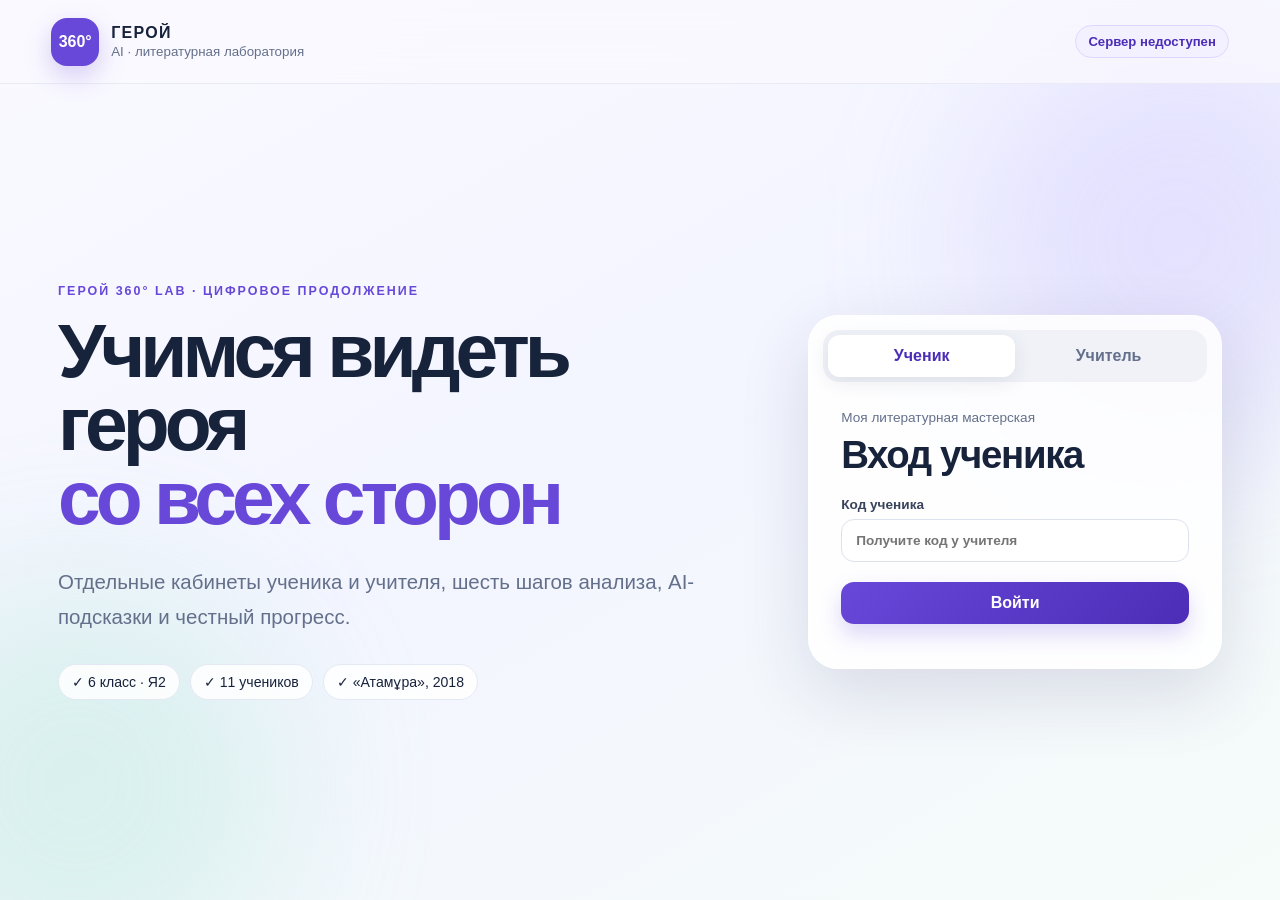
<file: index.html>
<!doctype html>
<html lang="ru">
<head>
  <meta charset="utf-8">
  <meta name="viewport" content="width=device-width, initial-scale=1">
  <meta name="description" content="ГЕРОЙ 360° AI — вход в литературную лабораторию">
  <meta http-equiv="Content-Security-Policy" content="default-src 'self'; connect-src 'self' https://*.workers.dev; img-src 'self' data:; style-src 'self'; script-src 'self'; base-uri 'self'; form-action 'self'; frame-ancestors 'none'">
  <title>Вход · ГЕРОЙ 360° AI</title>
  <link rel="stylesheet" href="styles.css">
</head>
<body class="login-page">
  <div class="ambient ambient-one"></div><div class="ambient ambient-two"></div>
  <header class="topbar">
    <a class="brand" href="index.html" aria-label="На главную"><span class="brand-mark">360°</span><span><strong>ГЕРОЙ</strong><small>AI · литературная лаборатория</small></span></a>
    <span id="connectionBadge" class="status-badge">Сервер не настроен</span>
  </header>
  <main class="view hero-view">
    <section class="hero-copy">
      <p class="eyebrow">ГЕРОЙ 360° LAB · цифровое продолжение</p>
      <h1>Учимся видеть героя <em>со всех сторон</em></h1>
      <p class="lead">Отдельные кабинеты ученика и учителя, шесть шагов анализа, AI-подсказки и честный прогресс.</p>
      <div class="trust-row"><span>✓ 6 класс · Я2</span><span>✓ 11 учеников</span><span>✓ «Атамұра», 2018</span></div>
    </section>
    <section class="login-shell" aria-labelledby="loginTitle">
      <div class="role-switch" role="tablist" aria-label="Выберите роль">
        <button class="role-tab active" data-role-tab="student" role="tab" aria-selected="true">Ученик</button>
        <button class="role-tab" data-role-tab="teacher" role="tab" aria-selected="false">Учитель</button>
      </div>
      <div id="studentLoginPanel" class="login-panel">
        <p class="panel-kicker">Моя литературная мастерская</p><h2 id="loginTitle">Вход ученика</h2>
        <form id="studentLoginForm"><label>Код ученика<input name="code" autocomplete="one-time-code" placeholder="Получите код у учителя" required></label><button class="button primary full" type="submit">Войти</button></form>
      </div>
      <div id="teacherLoginPanel" class="login-panel hidden">
        <p class="panel-kicker">Моя педагогическая мастерская</p><h2>Вход учителя</h2>
        <form id="teacherLoginForm"><label>Логин<input name="login" value="laila.teacher" autocomplete="username" readonly></label><label>Пароль<input name="password" type="password" autocomplete="current-password" required></label><button class="button primary full" type="submit">Войти</button></form>
        <p class="security-note">Пароль проверяет Cloudflare Worker и не хранится в коде сайта.</p>
      </div>
      <p id="loginMessage" class="form-message" aria-live="polite"></p>
    </section>
  </main>
  <script type="module" src="js/login.js"></script>
</body>
</html>
</file>
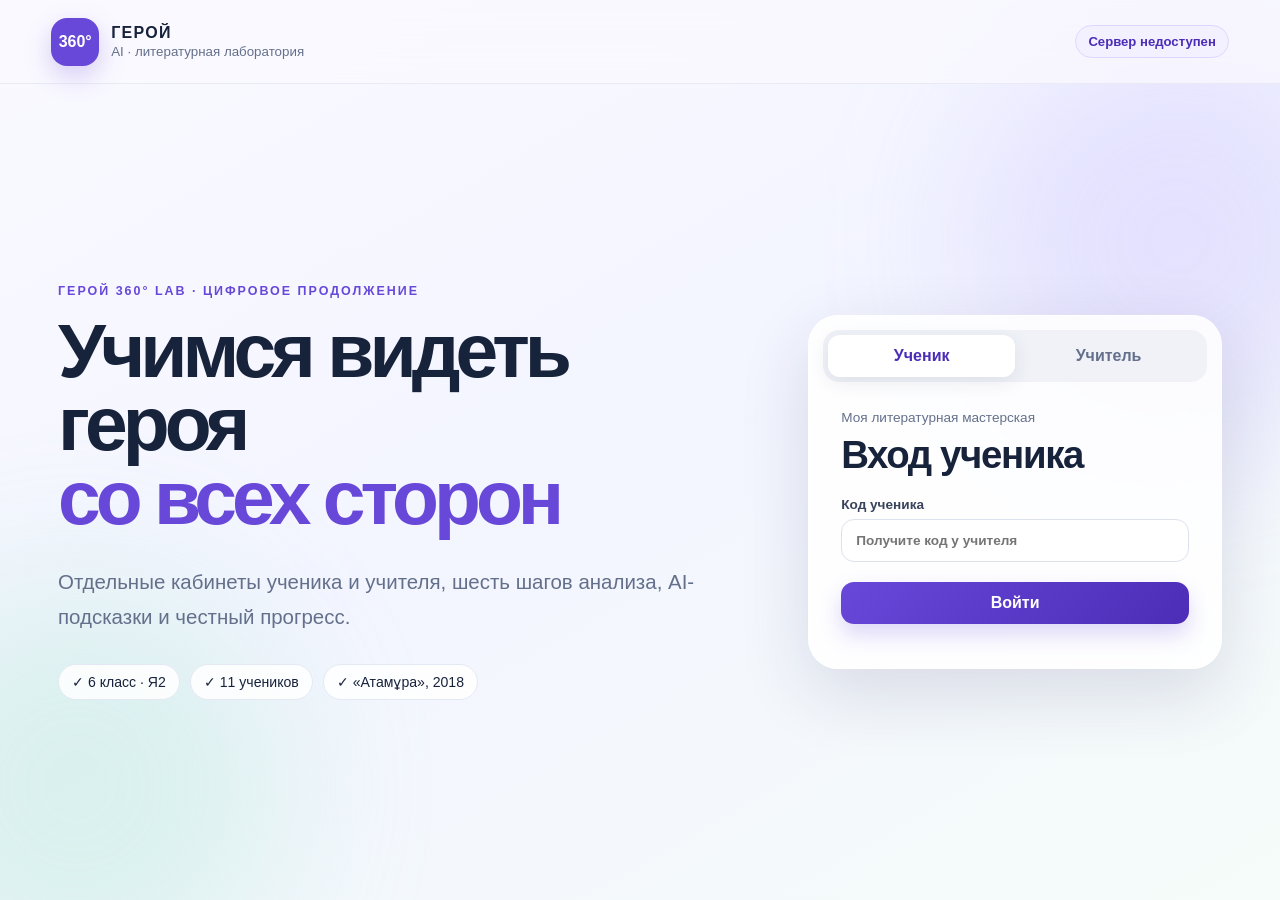
<file: analysis.html>
<!doctype html><html lang="ru"><head><meta charset="utf-8"><meta name="viewport" content="width=device-width,initial-scale=1"><meta http-equiv="Content-Security-Policy" content="default-src 'self'; connect-src 'self' https://*.workers.dev; style-src 'self'; script-src 'self'; base-uri 'self'; form-action 'self'; frame-ancestors 'none'"><title>Маршрут анализа · ГЕРОЙ 360°</title><link rel="stylesheet" href="styles.css"></head><body data-role="student" data-page="analysis"><div id="analysisShell"></div><script type="module" src="js/analysis.js"></script></body></html>
</file>
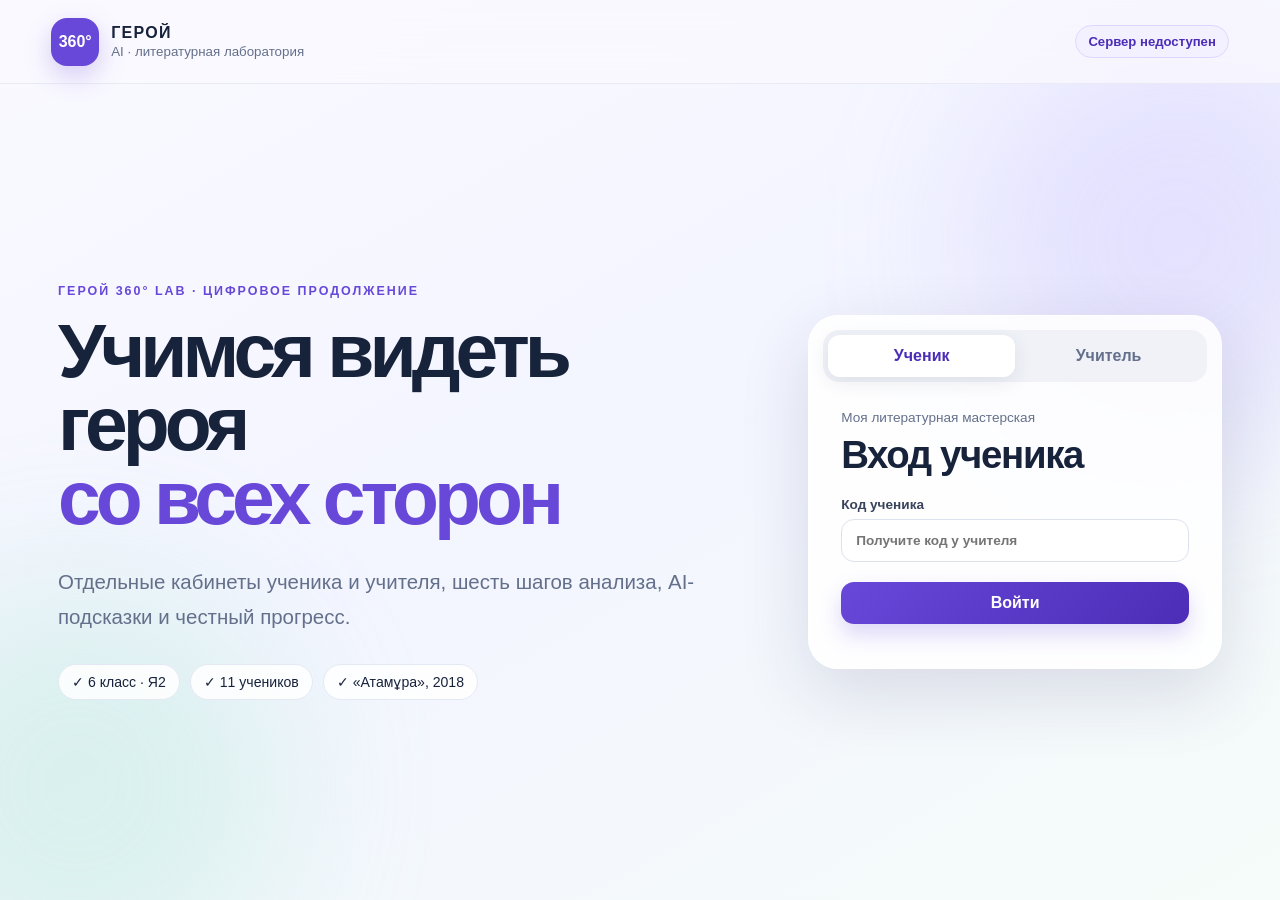
<file: student-achievements.html>
<!doctype html><html lang="ru"><head><meta charset="utf-8"><meta name="viewport" content="width=device-width,initial-scale=1"><meta http-equiv="Content-Security-Policy" content="default-src 'self'; connect-src 'self' https://*.workers.dev; style-src 'self'; script-src 'self'; base-uri 'self'; form-action 'self'; frame-ancestors 'none'"><title>Мои достижения · ГЕРОЙ 360°</title><link rel="stylesheet" href="styles.css"></head><body data-role="student" data-page="achievements"><div id="appShell"></div><script type="module" src="js/portal.js"></script></body></html>
</file>
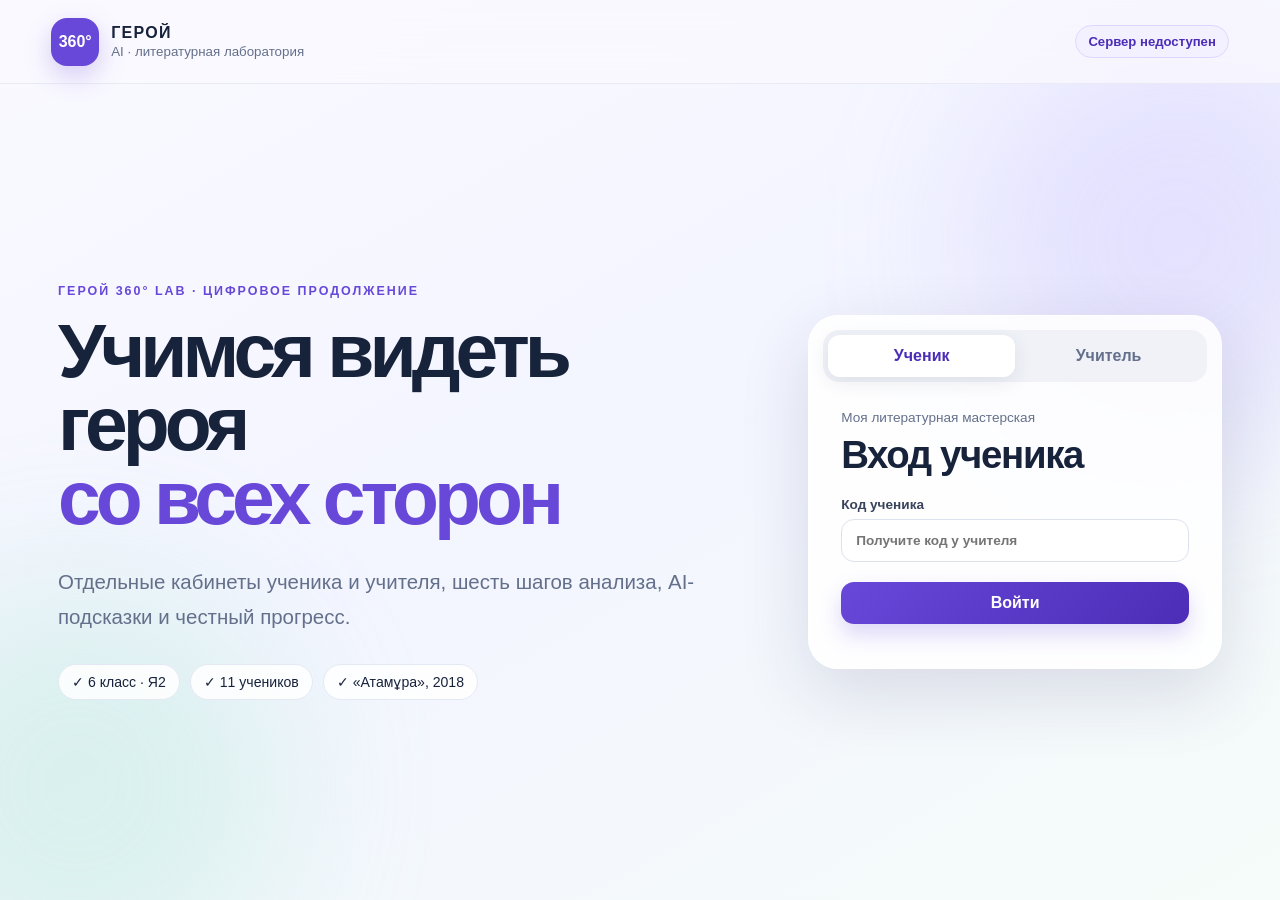
<file: student-assignments.html>
<!doctype html><html lang="ru"><head><meta charset="utf-8"><meta name="viewport" content="width=device-width,initial-scale=1"><meta http-equiv="Content-Security-Policy" content="default-src 'self'; connect-src 'self' https://*.workers.dev; style-src 'self'; script-src 'self'; base-uri 'self'; form-action 'self'; frame-ancestors 'none'"><title>Мои задания · ГЕРОЙ 360°</title><link rel="stylesheet" href="styles.css"></head><body data-role="student" data-page="assignments"><div id="appShell"></div><script type="module" src="js/portal.js"></script></body></html>
</file>
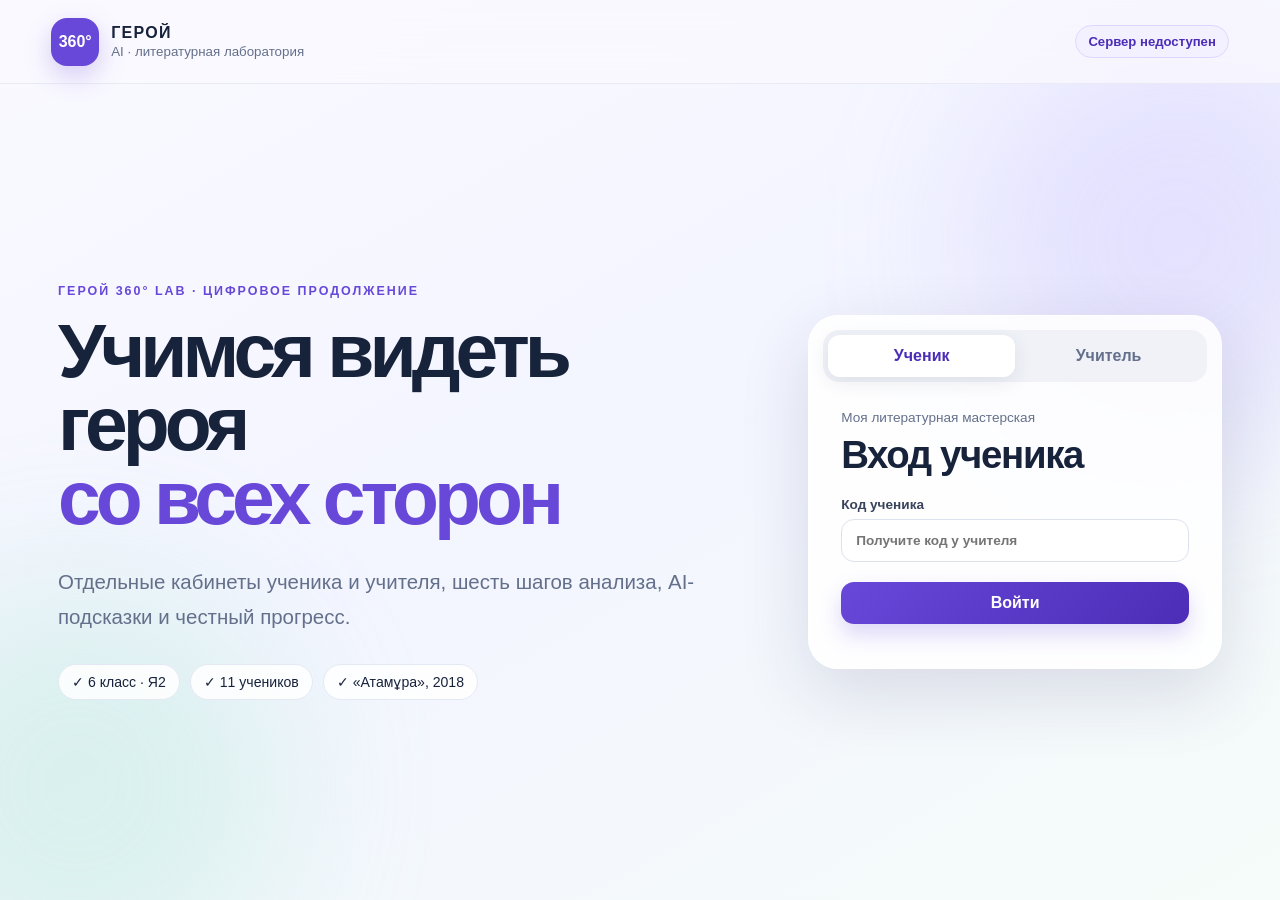
<file: student-library.html>
<!doctype html><html lang="ru"><head><meta charset="utf-8"><meta name="viewport" content="width=device-width,initial-scale=1"><meta http-equiv="Content-Security-Policy" content="default-src 'self'; connect-src 'self' https://*.workers.dev; style-src 'self'; script-src 'self'; base-uri 'self'; form-action 'self'; frame-ancestors 'none'"><title>Моя библиотека · ГЕРОЙ 360°</title><link rel="stylesheet" href="styles.css"></head><body data-role="student" data-page="library"><div id="appShell"></div><script type="module" src="js/portal.js"></script></body></html>
</file>
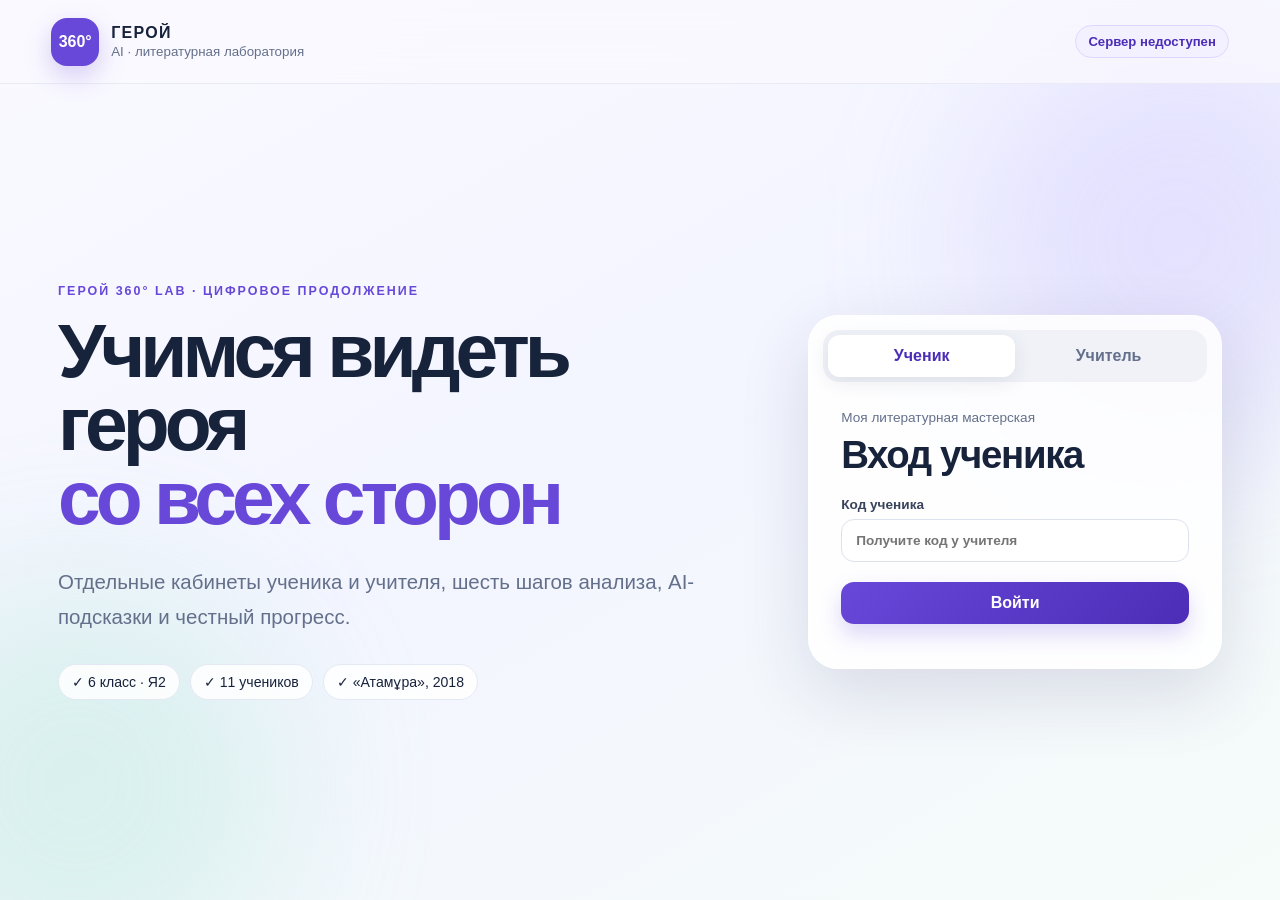
<file: student-mistakes.html>
<!doctype html><html lang="ru"><head><meta charset="utf-8"><meta name="viewport" content="width=device-width,initial-scale=1"><meta http-equiv="Content-Security-Policy" content="default-src 'self'; connect-src 'self' https://*.workers.dev; style-src 'self'; script-src 'self'; base-uri 'self'; form-action 'self'; frame-ancestors 'none'"><title>Работа над ошибками · ГЕРОЙ 360°</title><link rel="stylesheet" href="styles.css"></head><body data-role="student" data-page="mistakes"><div id="appShell"></div><script type="module" src="js/portal.js"></script></body></html>
</file>
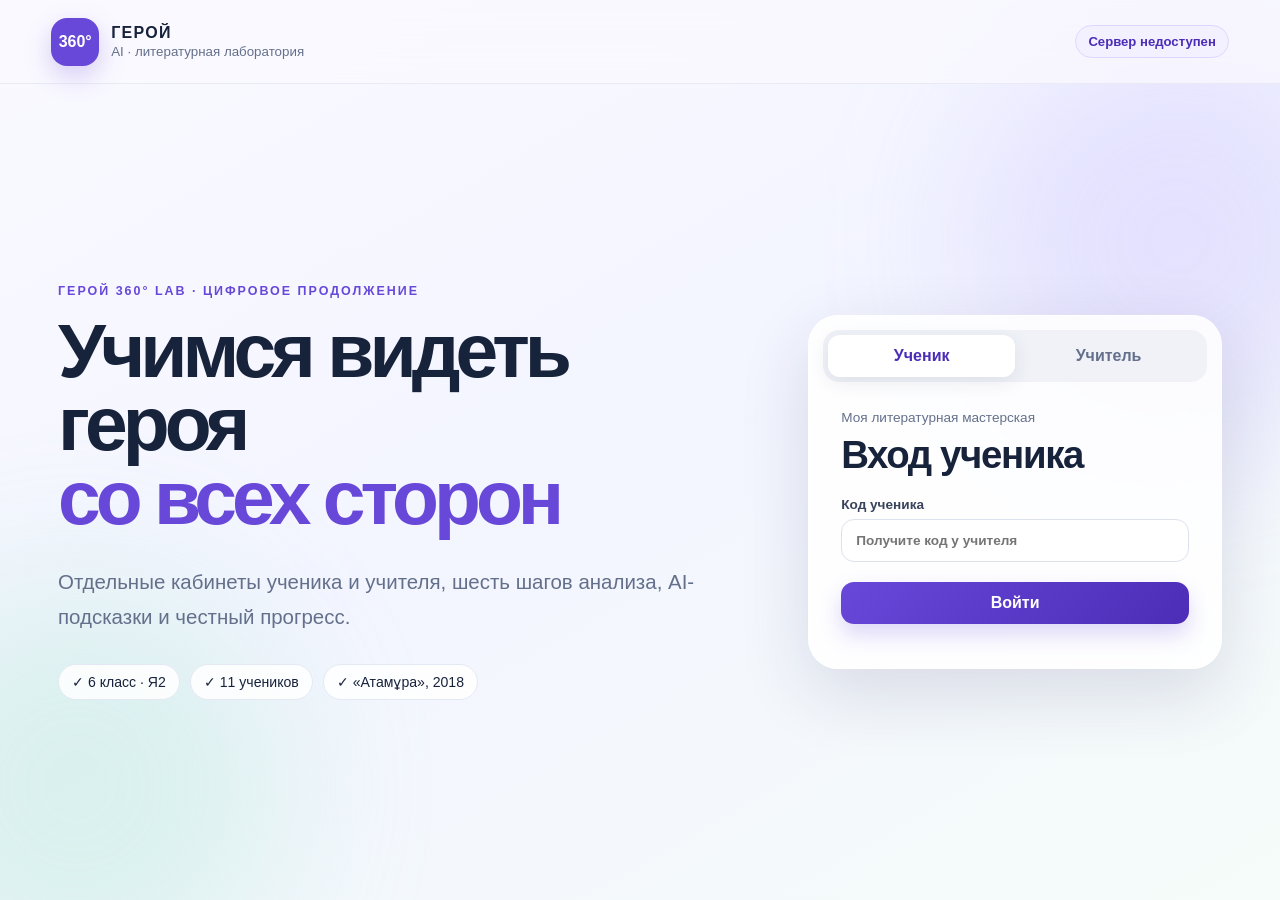
<file: student-workshop.html>
<!doctype html><html lang="ru"><head><meta charset="utf-8"><meta name="viewport" content="width=device-width,initial-scale=1"><meta http-equiv="Content-Security-Policy" content="default-src 'self'; connect-src 'self' https://*.workers.dev; style-src 'self'; script-src 'self'; base-uri 'self'; form-action 'self'; frame-ancestors 'none'"><title>Паспорт героя · ГЕРОЙ 360°</title><link rel="stylesheet" href="styles.css"></head><body data-role="student" data-page="workshop"><div id="appShell"></div><script type="module" src="js/portal.js"></script></body></html>
</file>
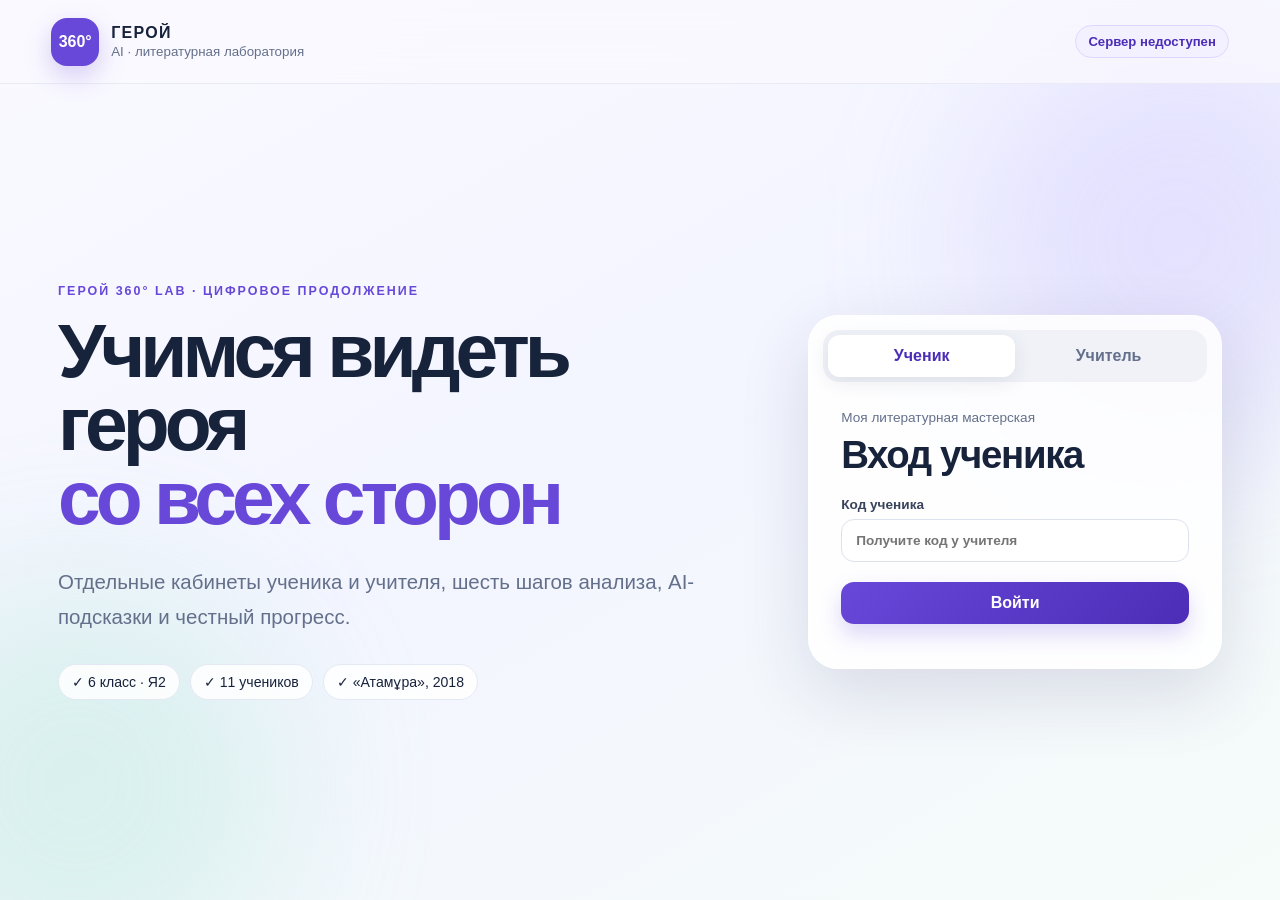
<file: teacher-assignments.html>
<!doctype html><html lang="ru"><head><meta charset="utf-8"><meta name="viewport" content="width=device-width,initial-scale=1"><meta http-equiv="Content-Security-Policy" content="default-src 'self'; connect-src 'self' https://*.workers.dev; style-src 'self'; script-src 'self'; base-uri 'self'; form-action 'self'; frame-ancestors 'none'"><title>Конструктор заданий · ГЕРОЙ 360°</title><link rel="stylesheet" href="styles.css"></head><body data-role="teacher" data-page="assignments"><div id="appShell"></div><script type="module" src="js/portal.js"></script></body></html>
</file>
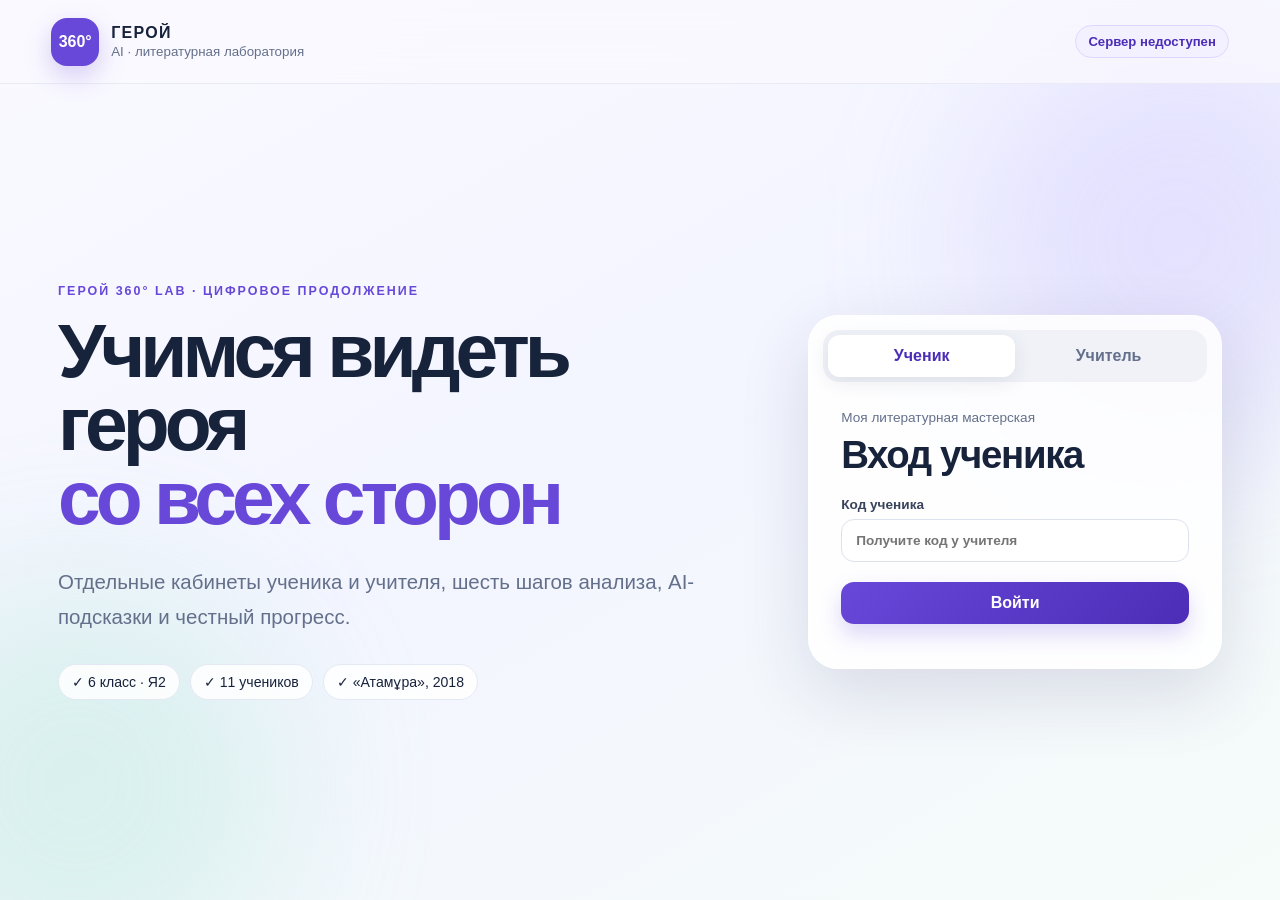
<file: teacher-difficulties.html>
<!doctype html><html lang="ru"><head><meta charset="utf-8"><meta name="viewport" content="width=device-width,initial-scale=1"><meta http-equiv="Content-Security-Policy" content="default-src 'self'; connect-src 'self' https://*.workers.dev; style-src 'self'; script-src 'self'; base-uri 'self'; form-action 'self'; frame-ancestors 'none'"><title>Карта затруднений · ГЕРОЙ 360°</title><link rel="stylesheet" href="styles.css"></head><body data-role="teacher" data-page="difficulties"><div id="appShell"></div><script type="module" src="js/portal.js"></script></body></html>
</file>
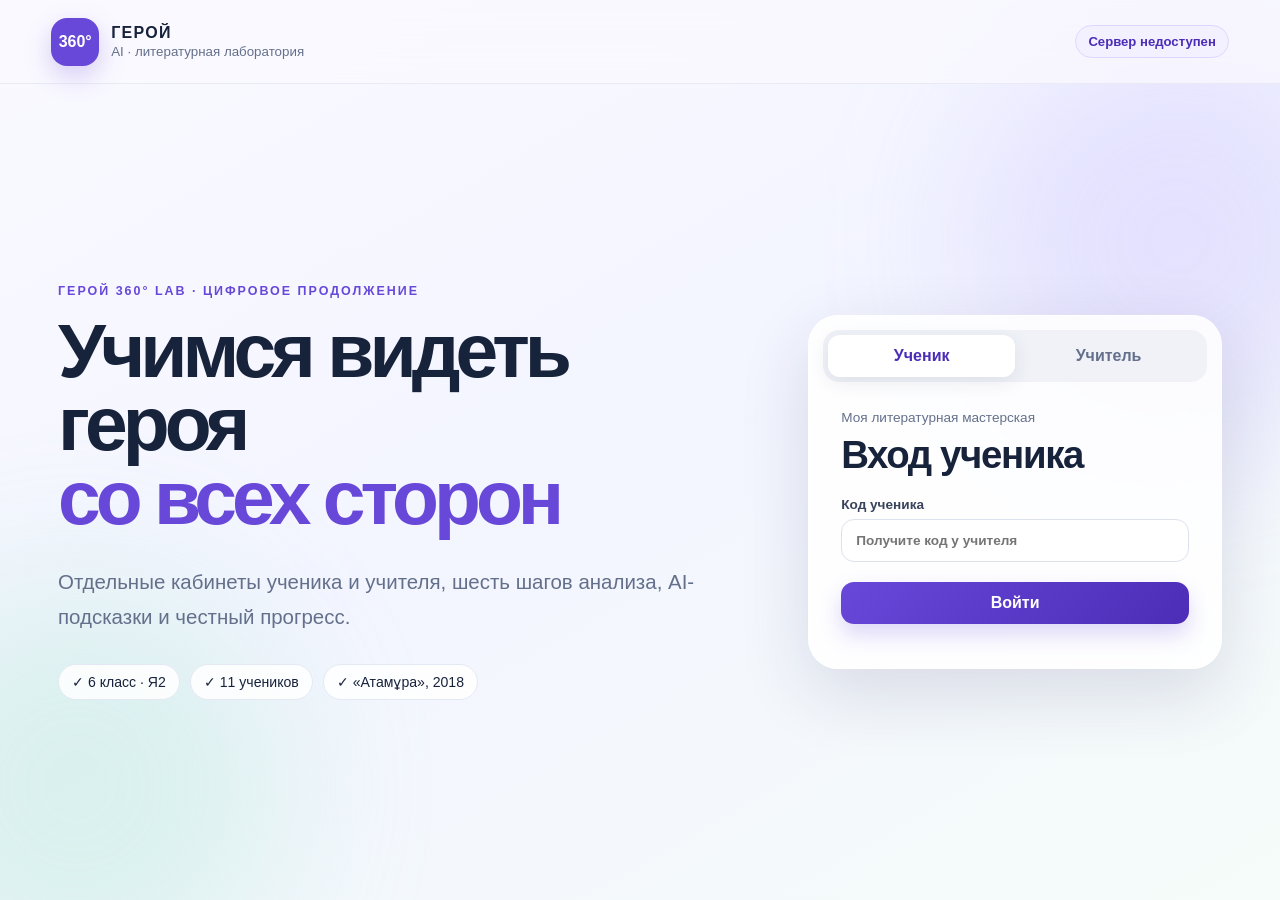
<file: teacher-library.html>
<!doctype html><html lang="ru"><head><meta charset="utf-8"><meta name="viewport" content="width=device-width,initial-scale=1"><meta http-equiv="Content-Security-Policy" content="default-src 'self'; connect-src 'self' https://*.workers.dev; style-src 'self'; script-src 'self'; base-uri 'self'; form-action 'self'; frame-ancestors 'none'"><title>Библиотека учителя · ГЕРОЙ 360°</title><link rel="stylesheet" href="styles.css"></head><body data-role="teacher" data-page="library"><div id="appShell"></div><script type="module" src="js/portal.js"></script></body></html>
</file>
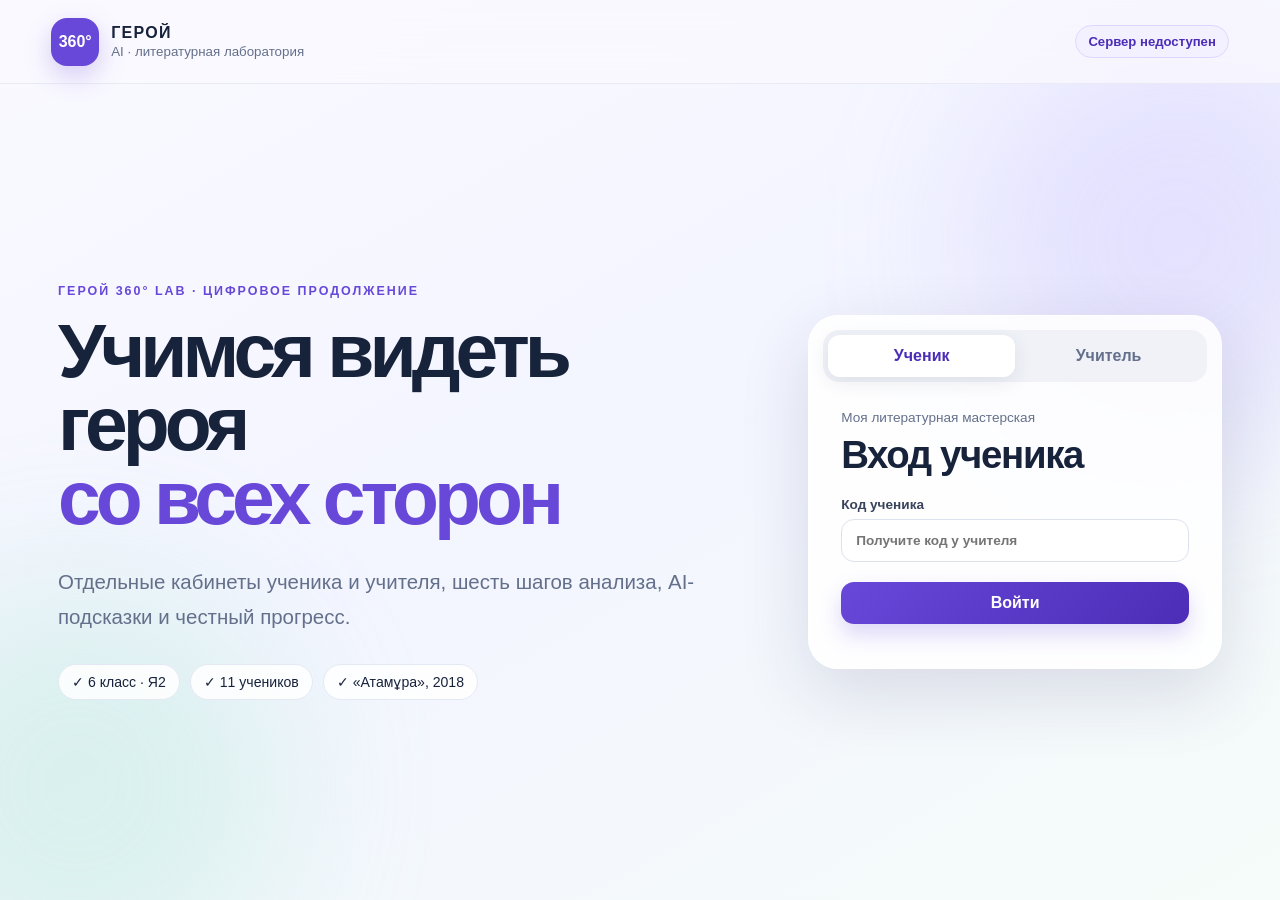
<file: teacher-overview.html>
<!doctype html><html lang="ru"><head><meta charset="utf-8"><meta name="viewport" content="width=device-width,initial-scale=1"><meta http-equiv="Content-Security-Policy" content="default-src 'self'; connect-src 'self' https://*.workers.dev; style-src 'self'; script-src 'self'; base-uri 'self'; form-action 'self'; frame-ancestors 'none'"><title>Обзор класса · ГЕРОЙ 360°</title><link rel="stylesheet" href="styles.css"></head><body data-role="teacher" data-page="overview"><div id="appShell"></div><script type="module" src="js/portal.js"></script></body></html>
</file>
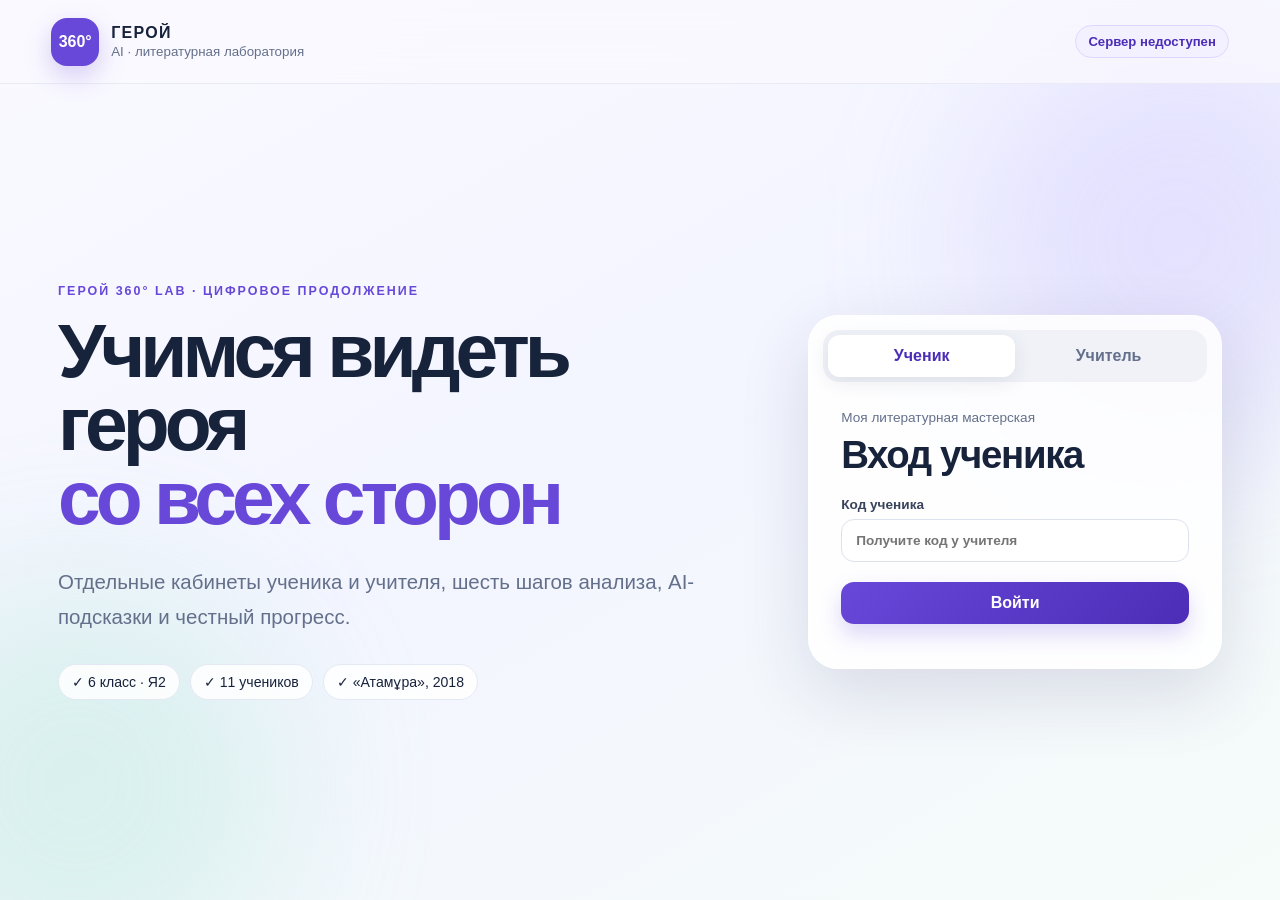
<file: teacher-students.html>
<!doctype html><html lang="ru"><head><meta charset="utf-8"><meta name="viewport" content="width=device-width,initial-scale=1"><meta http-equiv="Content-Security-Policy" content="default-src 'self'; connect-src 'self' https://*.workers.dev; style-src 'self'; script-src 'self'; base-uri 'self'; form-action 'self'; frame-ancestors 'none'"><title>Коды учеников · ГЕРОЙ 360°</title><link rel="stylesheet" href="styles.css"></head><body data-role="teacher" data-page="students"><div id="appShell"></div><script type="module" src="js/portal.js"></script></body></html>
</file>
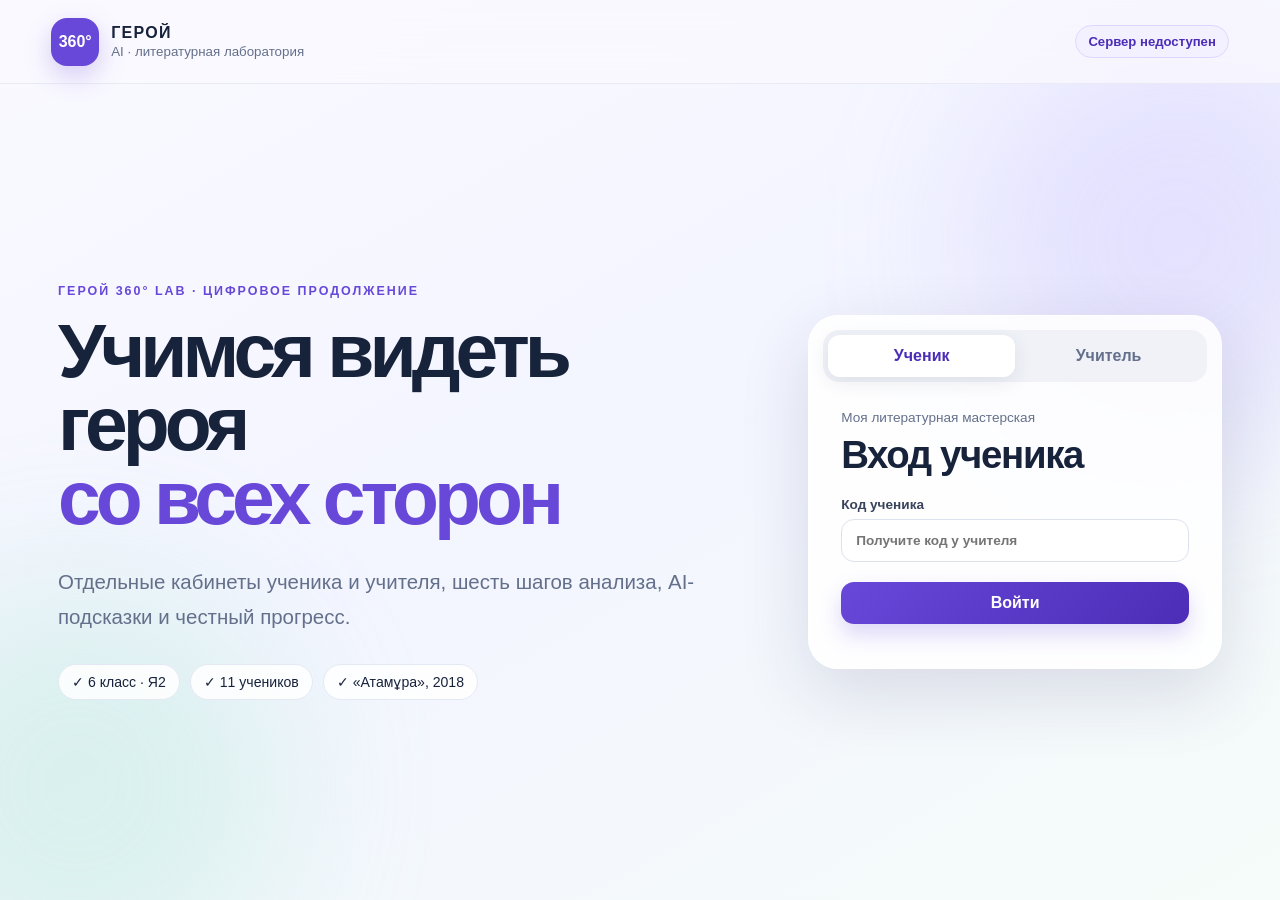
<file: teacher-submissions.html>
<!doctype html><html lang="ru"><head><meta charset="utf-8"><meta name="viewport" content="width=device-width,initial-scale=1"><meta http-equiv="Content-Security-Policy" content="default-src 'self'; connect-src 'self' https://*.workers.dev; style-src 'self'; script-src 'self'; base-uri 'self'; form-action 'self'; frame-ancestors 'none'"><title>Проверка работ · ГЕРОЙ 360°</title><link rel="stylesheet" href="styles.css"></head><body data-role="teacher" data-page="submissions"><div id="appShell"></div><script type="module" src="js/portal.js"></script></body></html>
</file>
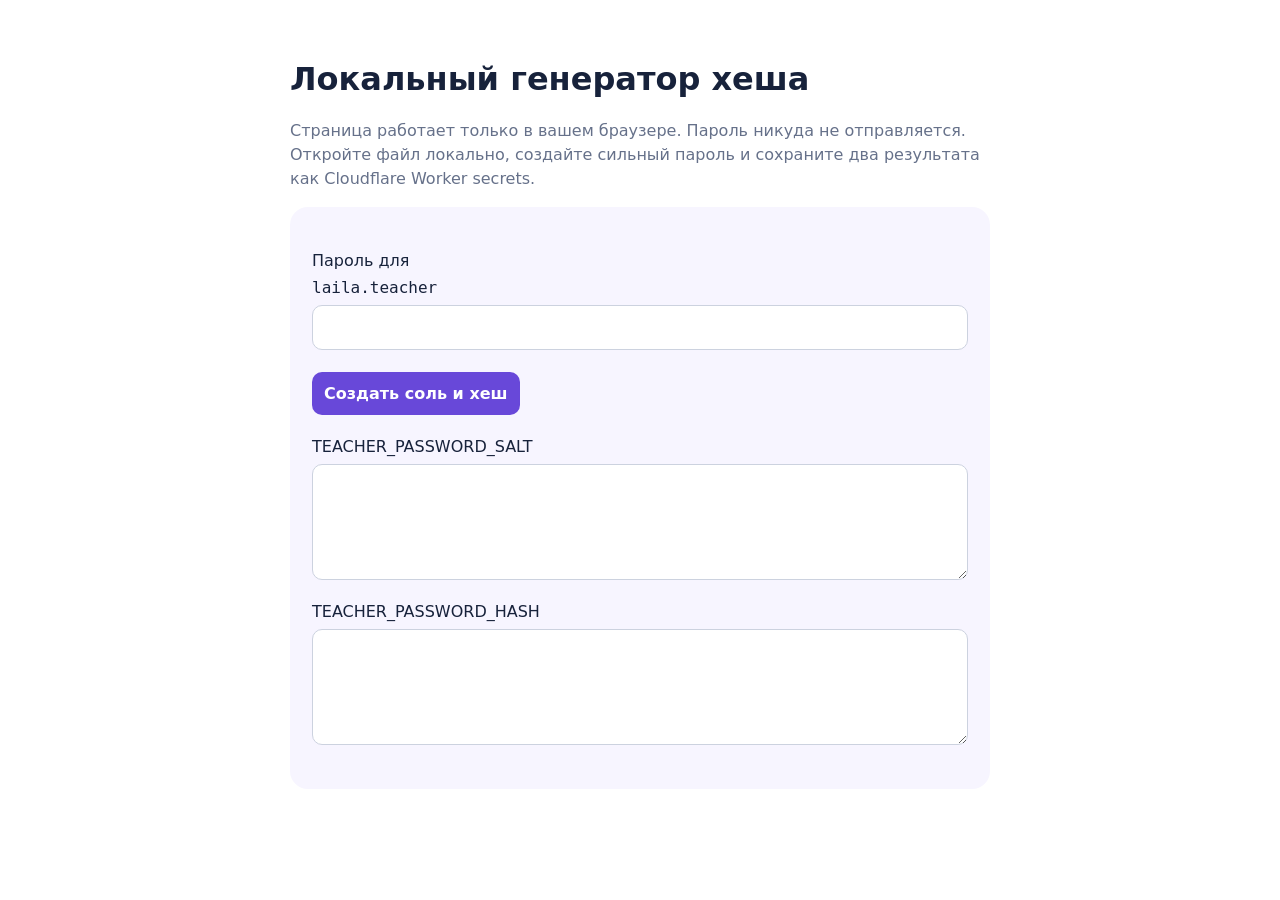
<file: scripts/hash-password.html>
<!doctype html>
<html lang="ru">
<head>
  <meta charset="utf-8">
  <meta name="viewport" content="width=device-width,initial-scale=1">
  <title>ГЕРОЙ 360° — генератор хеша пароля</title>
  <style>
    body{font:16px system-ui;max-width:700px;margin:60px auto;padding:0 20px;color:#17223b}label{display:grid;gap:8px;margin:22px 0}input,textarea,button{font:inherit;padding:12px;border:1px solid #ccd2df;border-radius:10px}textarea{min-height:90px}button{background:#6848d9;color:#fff;font-weight:700;border:0}.note{color:#66718a;line-height:1.5}.box{background:#f7f5ff;border-radius:18px;padding:22px}
  </style>
</head>
<body>
  <h1>Локальный генератор хеша</h1>
  <p class="note">Страница работает только в вашем браузере. Пароль никуда не отправляется. Откройте файл локально, создайте сильный пароль и сохраните два результата как Cloudflare Worker secrets.</p>
  <div class="box">
    <label>Пароль для <code>laila.teacher</code><input id="password" type="password" autocomplete="new-password" minlength="12"></label>
    <button id="generate">Создать соль и хеш</button>
    <label>TEACHER_PASSWORD_SALT<textarea id="salt" readonly></textarea></label>
    <label>TEACHER_PASSWORD_HASH<textarea id="hash" readonly></textarea></label>
  </div>
  <script>
    const bytesToBase64 = bytes => btoa(String.fromCharCode(...bytes));
    document.getElementById("generate").addEventListener("click", async () => {
      const password = document.getElementById("password").value;
      if (password.length < 12) return alert("Используйте не менее 12 символов.");
      const salt = crypto.getRandomValues(new Uint8Array(16));
      const key = await crypto.subtle.importKey("raw", new TextEncoder().encode(password), "PBKDF2", false, ["deriveBits"]);
      const bits = await crypto.subtle.deriveBits({ name: "PBKDF2", hash: "SHA-256", salt, iterations: 210000 }, key, 256);
      document.getElementById("salt").value = bytesToBase64(salt);
      document.getElementById("hash").value = bytesToBase64(new Uint8Array(bits));
      document.getElementById("password").value = "";
    });
  </script>
</body>
</html>
</file>
<file: styles.css>
:root {
  color-scheme: light;
  --ink: #17223b;
  --muted: #64708b;
  --violet: #6848d9;
  --violet-dark: #4b2db7;
  --lilac: #eee9ff;
  --mint: #dff8ed;
  --mint-ink: #17634b;
  --peach: #fff0df;
  --surface: rgba(255, 255, 255, .86);
  --line: #e4e8f2;
  --shadow: 0 24px 70px rgba(46, 35, 94, .14);
  --radius: 24px;
}

* { box-sizing: border-box; }
html { scroll-behavior: smooth; }
body {
  margin: 0;
  min-height: 100vh;
  font-family: Inter, ui-sans-serif, -apple-system, BlinkMacSystemFont, "Segoe UI", sans-serif;
  color: var(--ink);
  background: linear-gradient(150deg, #faf9ff 0%, #f3f5ff 48%, #f5fcf9 100%);
}
button, input, textarea, select { font: inherit; }
button { cursor: pointer; }
.hidden { display: none !important; }
.ambient { position: fixed; width: 32vw; height: 32vw; border-radius: 50%; filter: blur(80px); opacity: .26; pointer-events: none; z-index: -1; }
.ambient-one { background: #b9a8ff; right: -8vw; top: 4vh; }
.ambient-two { background: #93e4c1; left: -10vw; bottom: -10vh; }

.topbar {
  height: 84px;
  display: flex;
  align-items: center;
  justify-content: space-between;
  padding: 0 clamp(20px, 4vw, 64px);
  border-bottom: 1px solid rgba(228, 232, 242, .8);
  background: rgba(250, 249, 255, .76);
  backdrop-filter: blur(18px);
  position: sticky;
  top: 0;
  z-index: 10;
}
.brand { color: var(--ink); text-decoration: none; display: flex; align-items: center; gap: 12px; }
.brand-mark { display: grid; place-items: center; width: 48px; height: 48px; border-radius: 16px; background: var(--violet); color: white; font-weight: 800; box-shadow: 0 10px 26px rgba(104, 72, 217, .25); }
.brand strong { letter-spacing: .08em; }
.brand small, .profile-card small { color: var(--muted); display: block; margin-top: 2px; }
.topbar-actions { display: flex; gap: 12px; align-items: center; }
.status-badge, .source-chip { border: 1px solid #ddd6ff; color: var(--violet-dark); background: #f3f0ff; border-radius: 999px; padding: 8px 12px; font-size: .82rem; font-weight: 700; }
.status-badge.online { border-color: #b9ead6; color: var(--mint-ink); background: var(--mint); }

.view { min-height: calc(100vh - 84px); }
.hero-view { max-width: 1220px; margin: auto; padding: clamp(44px, 8vw, 110px) 28px; display: grid; grid-template-columns: minmax(0, 1.1fr) minmax(340px, .7fr); align-items: center; gap: clamp(36px, 8vw, 100px); }
.eyebrow { color: var(--violet); text-transform: uppercase; font-size: .78rem; letter-spacing: .16em; font-weight: 800; margin: 0 0 16px; }
h1 { font-size: clamp(3rem, 6vw, 6.3rem); letter-spacing: -.065em; line-height: .96; margin: 0; max-width: 760px; }
h1 em { color: var(--violet); font-style: normal; display: block; }
.lead { color: var(--muted); font-size: clamp(1.05rem, 2vw, 1.28rem); line-height: 1.7; max-width: 680px; margin: 30px 0; }
.trust-row { display: flex; flex-wrap: wrap; gap: 10px; }
.trust-row span { background: var(--surface); border: 1px solid var(--line); border-radius: 999px; padding: 9px 13px; font-size: .88rem; }

.login-shell { background: var(--surface); box-shadow: var(--shadow); border: 1px solid rgba(255,255,255,.8); border-radius: 30px; padding: 14px; backdrop-filter: blur(20px); }
.role-switch { display: grid; grid-template-columns: 1fr 1fr; padding: 5px; border-radius: 16px; background: #f0f2f8; }
.role-tab { border: 0; background: transparent; padding: 12px; border-radius: 12px; color: var(--muted); font-weight: 800; }
.role-tab.active { background: white; color: var(--violet-dark); box-shadow: 0 5px 20px rgba(44, 49, 83, .09); }
.login-panel { padding: 28px 18px 18px; }
.panel-kicker { color: var(--muted); font-size: .85rem; margin: 0 0 8px; }
h2 { margin: 0; font-size: clamp(1.8rem, 3vw, 2.6rem); letter-spacing: -.035em; }
label { display: grid; gap: 7px; color: #39435b; font-size: .85rem; font-weight: 750; margin: 20px 0; }
input, textarea, select { width: 100%; border: 1px solid #dce1ec; border-radius: 13px; background: white; color: var(--ink); padding: 13px 14px; outline: none; transition: .2s border, .2s box-shadow; }
input:focus, textarea:focus, select:focus { border-color: #9982eb; box-shadow: 0 0 0 4px rgba(104,72,217,.11); }
textarea { resize: vertical; min-height: 110px; }
.button { border: 0; border-radius: 13px; padding: 12px 18px; font-weight: 800; }
.button.primary { background: linear-gradient(135deg, var(--violet), var(--violet-dark)); color: white; box-shadow: 0 11px 22px rgba(104,72,217,.22); }
.button.secondary { color: var(--violet-dark); background: var(--lilac); }
.button.ghost { color: var(--ink); background: white; border: 1px solid var(--line); }
.button.full { width: 100%; }
.button-link { display: inline-flex; align-items: center; justify-content: center; text-decoration: none; }
.button:disabled { opacity: .55; cursor: not-allowed; }
.security-note, .form-message { color: var(--muted); font-size: .8rem; line-height: 1.5; }
.form-message.error { color: #a5304a; }
.form-message.success { color: var(--mint-ink); }

.app-view { display: grid; grid-template-columns: 270px minmax(0, 1fr); }
.multipage-view { min-height: calc(100vh - 84px); }
.sidebar { border-right: 1px solid var(--line); padding: 28px 18px; background: rgba(255,255,255,.62); }
.profile-card { display: flex; align-items: center; gap: 12px; padding: 12px; margin-bottom: 26px; }
.avatar { width: 44px; height: 44px; display: grid; place-items: center; border-radius: 14px; background: var(--lilac); color: var(--violet-dark); font-weight: 900; }
.teacher-avatar { background: var(--mint); color: var(--mint-ink); }
.side-nav { display: grid; gap: 8px; }
.nav-item { border: 0; text-align: left; text-decoration: none; border-radius: 13px; color: #566078; background: transparent; padding: 13px 15px; font-weight: 750; }
.nav-item:hover, .nav-item.active { background: white; color: var(--violet-dark); box-shadow: 0 8px 24px rgba(41,45,73,.08); }
.workspace { padding: clamp(24px, 4vw, 56px); overflow: hidden; }
.workspace-heading { display: flex; justify-content: space-between; align-items: end; gap: 20px; margin-bottom: 28px; }
.page-title { font-size: clamp(2.1rem, 4vw, 4rem); line-height: 1; letter-spacing: -.05em; }
.teacher-chip { background: var(--mint); color: var(--mint-ink); border-color: #b9ead6; }

.card-grid { display: grid; grid-template-columns: repeat(auto-fill, minmax(245px, 1fr)); gap: 18px; }
.work-card, .panel-card, .metric-card { border: 1px solid var(--line); border-radius: var(--radius); background: rgba(255,255,255,.84); box-shadow: 0 12px 36px rgba(43,48,82,.07); }
.work-card { padding: 20px; display: flex; flex-direction: column; min-height: 245px; }
.work-card .meta { display: flex; justify-content: space-between; color: var(--muted); font-size: .74rem; }
.part-pill { border-radius: 999px; padding: 4px 8px; background: var(--peach); color: #995821; font-weight: 800; }
.work-card h3 { font-size: 1.2rem; line-height: 1.25; margin: 22px 0 8px; }
.work-card .author { color: var(--violet); font-weight: 750; margin: 0 0 10px; }
.work-card .section { color: var(--muted); font-size: .82rem; line-height: 1.45; margin: 0 0 18px; }
.work-card .button { margin-top: auto; }
.panel-card { padding: 22px; margin-bottom: 18px; }
.panel-card h3 { margin: 0 0 14px; }
.empty-state { border: 1px dashed #cfd5e4; border-radius: var(--radius); padding: 46px 24px; text-align: center; color: var(--muted); }
.metric-grid { display: grid; grid-template-columns: repeat(4, minmax(150px, 1fr)); gap: 16px; margin-bottom: 22px; }
.metric-card { padding: 20px; }
.metric-card strong { font-size: 2rem; display: block; margin-top: 8px; }
.metric-card span { color: var(--muted); font-size: .82rem; }
.table-wrap { overflow-x: auto; }
table { width: 100%; border-collapse: collapse; font-size: .9rem; }
th, td { padding: 12px 10px; border-bottom: 1px solid var(--line); text-align: left; vertical-align: top; }
th { color: var(--muted); font-size: .76rem; text-transform: uppercase; letter-spacing: .05em; }
.tag { display: inline-flex; align-items: center; border-radius: 999px; padding: 4px 8px; background: #eff2f7; color: #4d5870; font-size: .74rem; font-weight: 750; }
.tag.ok { background: var(--mint); color: var(--mint-ink); }
.tag.warn { background: var(--peach); color: #945821; }
.form-grid { display: grid; grid-template-columns: repeat(2, minmax(0, 1fr)); gap: 0 16px; }
.form-grid .wide { grid-column: 1 / -1; }

.work-dialog { width: min(900px, calc(100% - 28px)); max-height: 92vh; border: 0; border-radius: 26px; padding: 0; box-shadow: var(--shadow); }
.work-dialog::backdrop { background: rgba(22, 27, 49, .58); backdrop-filter: blur(6px); }
.dialog-close { position: sticky; top: 12px; float: right; margin: 12px 12px 0 0; z-index: 2; }
.dialog-close button { width: 38px; height: 38px; border: 1px solid var(--line); border-radius: 50%; background: white; font-size: 1.4rem; }
.dialog-body { padding: 38px; }
.stepper { display: grid; grid-template-columns: repeat(6, 1fr); gap: 7px; margin: 28px 0; }
.step-dot { height: 7px; background: #e8eaf1; border-radius: 99px; }
.step-dot.active { background: var(--violet); }
.analysis-step { background: #fafaff; border: 1px solid var(--line); border-radius: 18px; padding: 18px; margin-bottom: 14px; }
.analysis-step h4 { margin: 0 0 6px; }
.analysis-step p { color: var(--muted); margin: 0 0 12px; font-size: .88rem; }
.hint-box { border-left: 4px solid var(--violet); background: var(--lilac); padding: 14px 16px; border-radius: 0 12px 12px 0; margin: 12px 0; color: #47358e; }
.mode-grid { display: grid; grid-template-columns: repeat(2, minmax(0, 1fr)); gap: 10px; margin: 16px 0; }
.mode-button { border: 1px solid var(--line); border-radius: 14px; background: white; color: var(--ink); padding: 14px; text-align: left; }
.mode-button strong, .mode-button span { display: block; }
.mode-button span { color: var(--muted); font-size: .78rem; margin-top: 4px; }
.mode-button:hover, .mode-button.active { border-color: #9c88eb; background: var(--lilac); }
.two-answers { display: grid; grid-template-columns: 1fr 1fr; gap: 14px; }
.answer-box { background: #f7f8fb; border-radius: 14px; padding: 14px; white-space: pre-wrap; }
.error-banner { background: #fff1f3; border: 1px solid #ffcbd3; color: #913046; border-radius: 14px; padding: 13px 15px; margin-bottom: 16px; }
.analysis-page { max-width: 980px; margin: 0 auto; padding: clamp(28px, 5vw, 70px) 22px 90px; }
.analysis-header { margin-bottom: 28px; }
.analysis-title { font-size: clamp(2.5rem, 6vw, 5.6rem); }
.analysis-form { display: grid; gap: 16px; }
.analysis-form .panel-card, .analysis-form .analysis-step { margin: 0; }
.standalone-error { max-width: 720px; margin: 100px auto; padding: 24px; }

@media (max-width: 900px) {
  .hero-view { grid-template-columns: 1fr; }
  .app-view { grid-template-columns: 1fr; }
  .sidebar { border-right: 0; border-bottom: 1px solid var(--line); padding: 12px 16px; }
  .profile-card { margin-bottom: 8px; }
  .side-nav { display: flex; overflow-x: auto; }
  .nav-item { white-space: nowrap; }
  .metric-grid { grid-template-columns: repeat(2, 1fr); }
}
@media (max-width: 620px) {
  .topbar { height: 72px; padding: 0 14px; }
  .brand small, .status-badge { display: none; }
  .view { min-height: calc(100vh - 72px); }
  .hero-view { padding: 36px 18px; }
  .workspace { padding: 22px 16px; }
  .workspace-heading { align-items: flex-start; flex-direction: column; }
  .metric-grid, .form-grid, .two-answers, .mode-grid { grid-template-columns: 1fr; }
  .form-grid .wide { grid-column: auto; }
  .dialog-body { padding: 26px 18px; }
}
</file>
